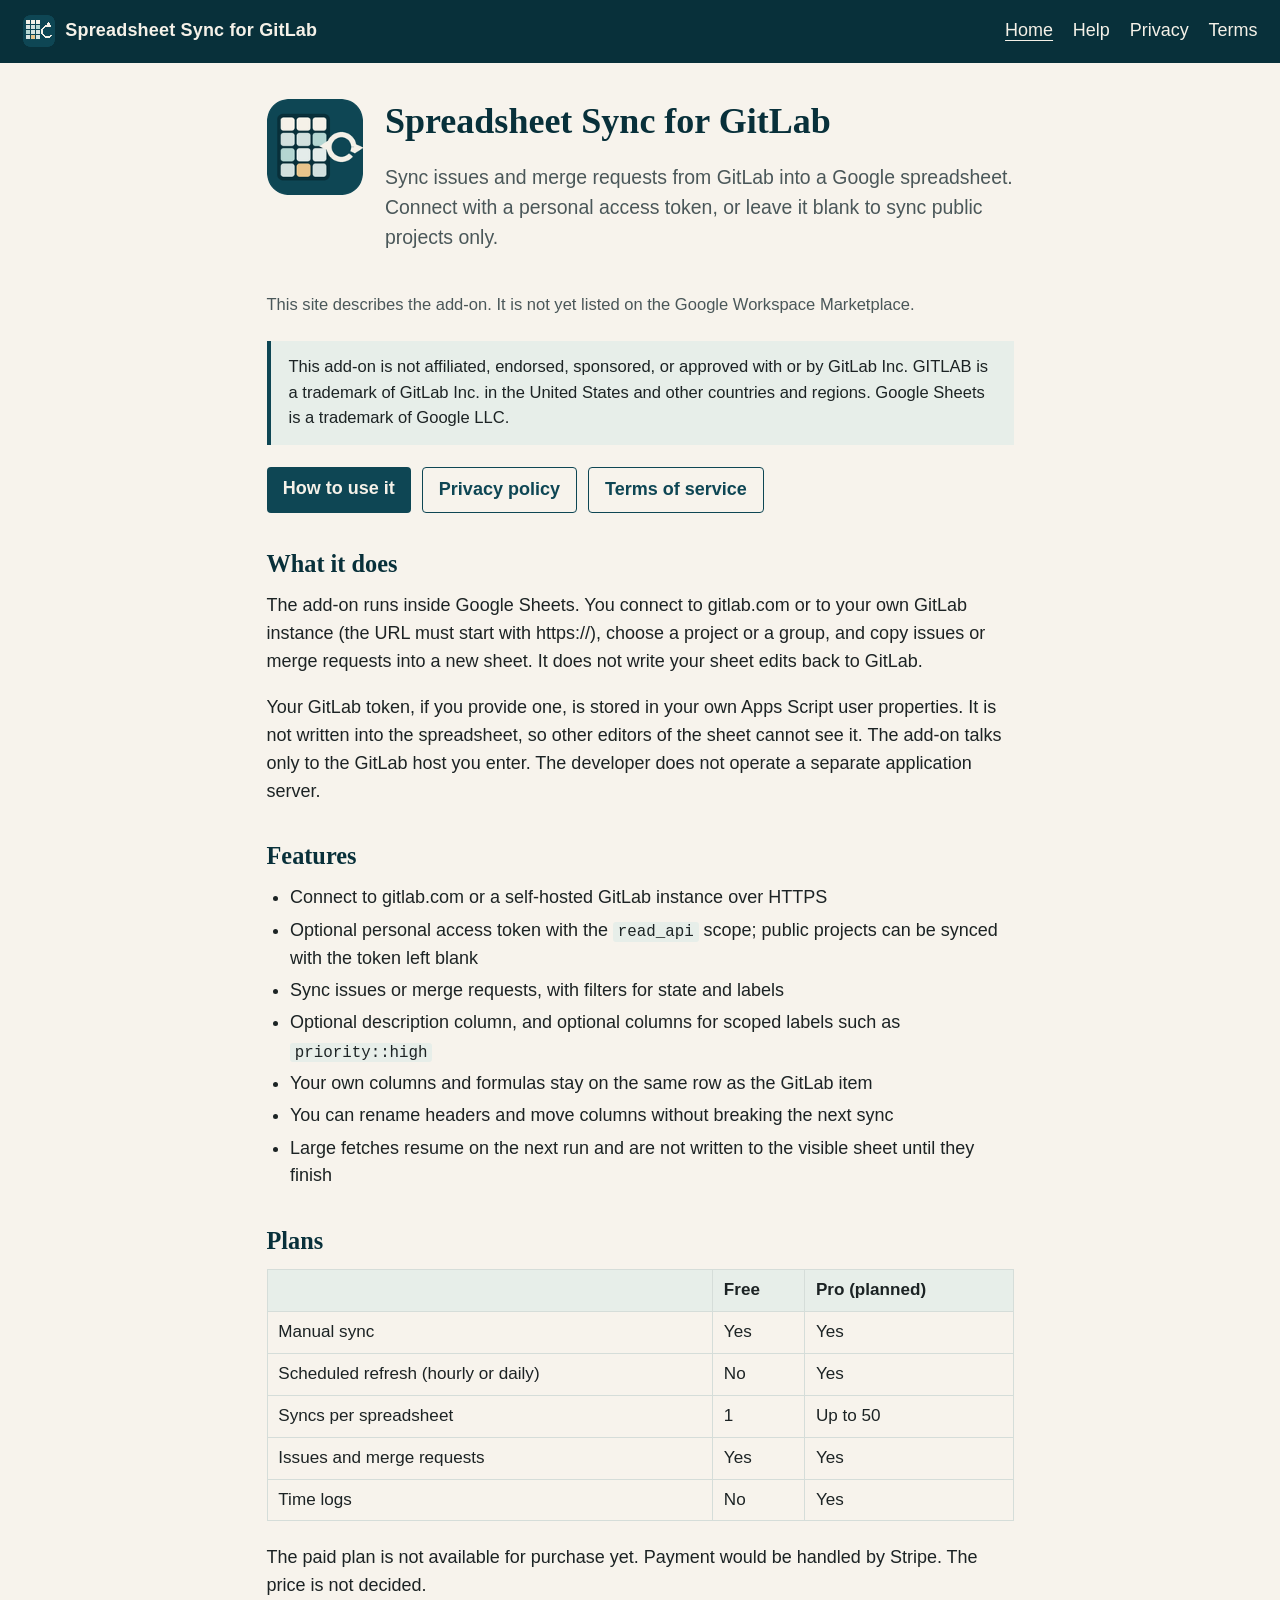
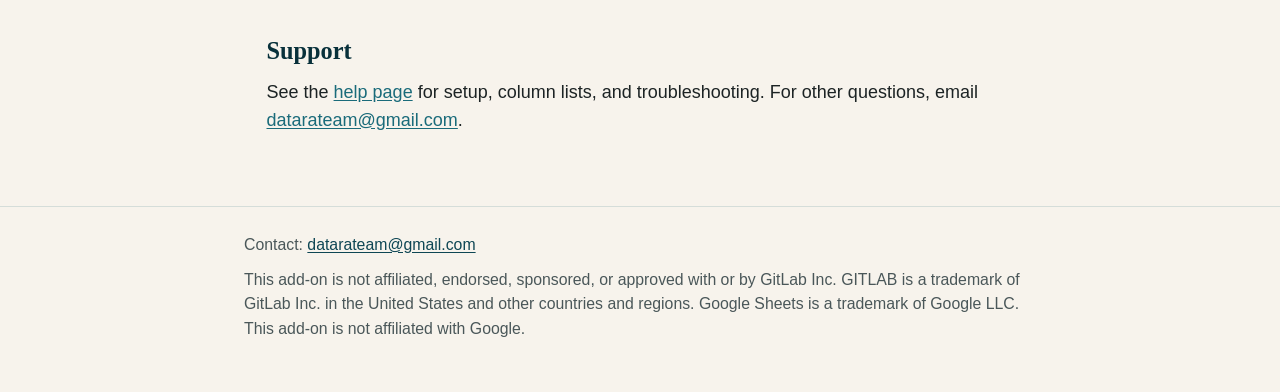
<file: index.html>
<!DOCTYPE html>
<html lang="en">
<head>
  <meta charset="utf-8">
  <meta name="viewport" content="width=device-width, initial-scale=1">
  <title>Spreadsheet Sync for GitLab</title>
  <meta name="description" content="Sync issues and merge requests from GitLab into a Google spreadsheet. Connect with a personal access token, or leave it blank to sync public projects only.">
  <link rel="icon" href="assets/icon-32.png" type="image/png" sizes="32x32">
  <link rel="icon" href="assets/icon-128.png" type="image/png" sizes="128x128">
  <link rel="stylesheet" href="styles.css">
</head>
<body>
  <header>
    <a class="brand" href="index.html">
      <img src="assets/icon-32.png" width="32" height="32" alt="">
      Spreadsheet Sync for GitLab
    </a>
    <nav>
      <a href="index.html" aria-current="page">Home</a>
      <a href="help.html">Help</a>
      <a href="privacy.html">Privacy</a>
      <a href="terms.html">Terms</a>
    </nav>
  </header>
  <main>
    <div class="hero">
      <img src="assets/icon-128.png" width="128" height="128" alt="Spreadsheet Sync for GitLab icon: a small table and sync arrows on a teal square">
      <div>
        <h1>Spreadsheet Sync for GitLab</h1>
        <p class="lede">Sync issues and merge requests from GitLab into a Google spreadsheet. Connect with a personal access token, or leave it blank to sync public projects only.</p>
      </div>
    </div>

    <p class="status">This site describes the add-on. It is not yet listed on the Google Workspace Marketplace.</p>

    <div class="disclaimer">
      This add-on is not affiliated, endorsed, sponsored, or approved with or by GitLab Inc. GITLAB is a trademark of GitLab Inc. in the United States and other countries and regions. Google Sheets is a trademark of Google LLC.
    </div>

    <div class="actions">
      <a class="button" href="help.html">How to use it</a>
      <a class="button secondary" href="privacy.html">Privacy policy</a>
      <a class="button secondary" href="terms.html">Terms of service</a>
    </div>

    <h2>What it does</h2>
    <p>The add-on runs inside Google Sheets. You connect to gitlab.com or to your own GitLab instance (the URL must start with https://), choose a project or a group, and copy issues or merge requests into a new sheet. It does not write your sheet edits back to GitLab.</p>
    <p>Your GitLab token, if you provide one, is stored in your own Apps Script user properties. It is not written into the spreadsheet, so other editors of the sheet cannot see it. The add-on talks only to the GitLab host you enter. The developer does not operate a separate application server.</p>

    <h2>Features</h2>
    <ul>
      <li>Connect to gitlab.com or a self-hosted GitLab instance over HTTPS</li>
      <li>Optional personal access token with the <code>read_api</code> scope; public projects can be synced with the token left blank</li>
      <li>Sync issues or merge requests, with filters for state and labels</li>
      <li>Optional description column, and optional columns for scoped labels such as <code>priority::high</code></li>
      <li>Your own columns and formulas stay on the same row as the GitLab item</li>
      <li>You can rename headers and move columns without breaking the next sync</li>
      <li>Large fetches resume on the next run and are not written to the visible sheet until they finish</li>
    </ul>

    <h2>Plans</h2>
    <table>
      <thead>
        <tr>
          <th></th>
          <th>Free</th>
          <th>Pro (planned)</th>
        </tr>
      </thead>
      <tbody>
        <tr>
          <td>Manual sync</td>
          <td>Yes</td>
          <td>Yes</td>
        </tr>
        <tr>
          <td>Scheduled refresh (hourly or daily)</td>
          <td>No</td>
          <td>Yes</td>
        </tr>
        <tr>
          <td>Syncs per spreadsheet</td>
          <td>1</td>
          <td>Up to 50</td>
        </tr>
        <tr>
          <td>Issues and merge requests</td>
          <td>Yes</td>
          <td>Yes</td>
        </tr>
        <tr>
          <td>Time logs</td>
          <td>No</td>
          <td>Yes</td>
        </tr>
      </tbody>
    </table>
    <p>The paid plan is not available for purchase yet. Payment would be handled by Stripe. The price is not decided.</p>

    <h2>Support</h2>
    <p>See the <a href="help.html">help page</a> for setup, column lists, and troubleshooting. For other questions, email <a href="mailto:datarateam@gmail.com">datarateam@gmail.com</a>.</p>
  </main>
  <footer>
    <div class="inner">
      <p>Contact: <a href="mailto:datarateam@gmail.com">datarateam@gmail.com</a></p>
      <p>This add-on is not affiliated, endorsed, sponsored, or approved with or by GitLab Inc. GITLAB is a trademark of GitLab Inc. in the United States and other countries and regions. Google Sheets is a trademark of Google LLC. This add-on is not affiliated with Google.</p>
    </div>
  </footer>
</body>
</html>
</file>
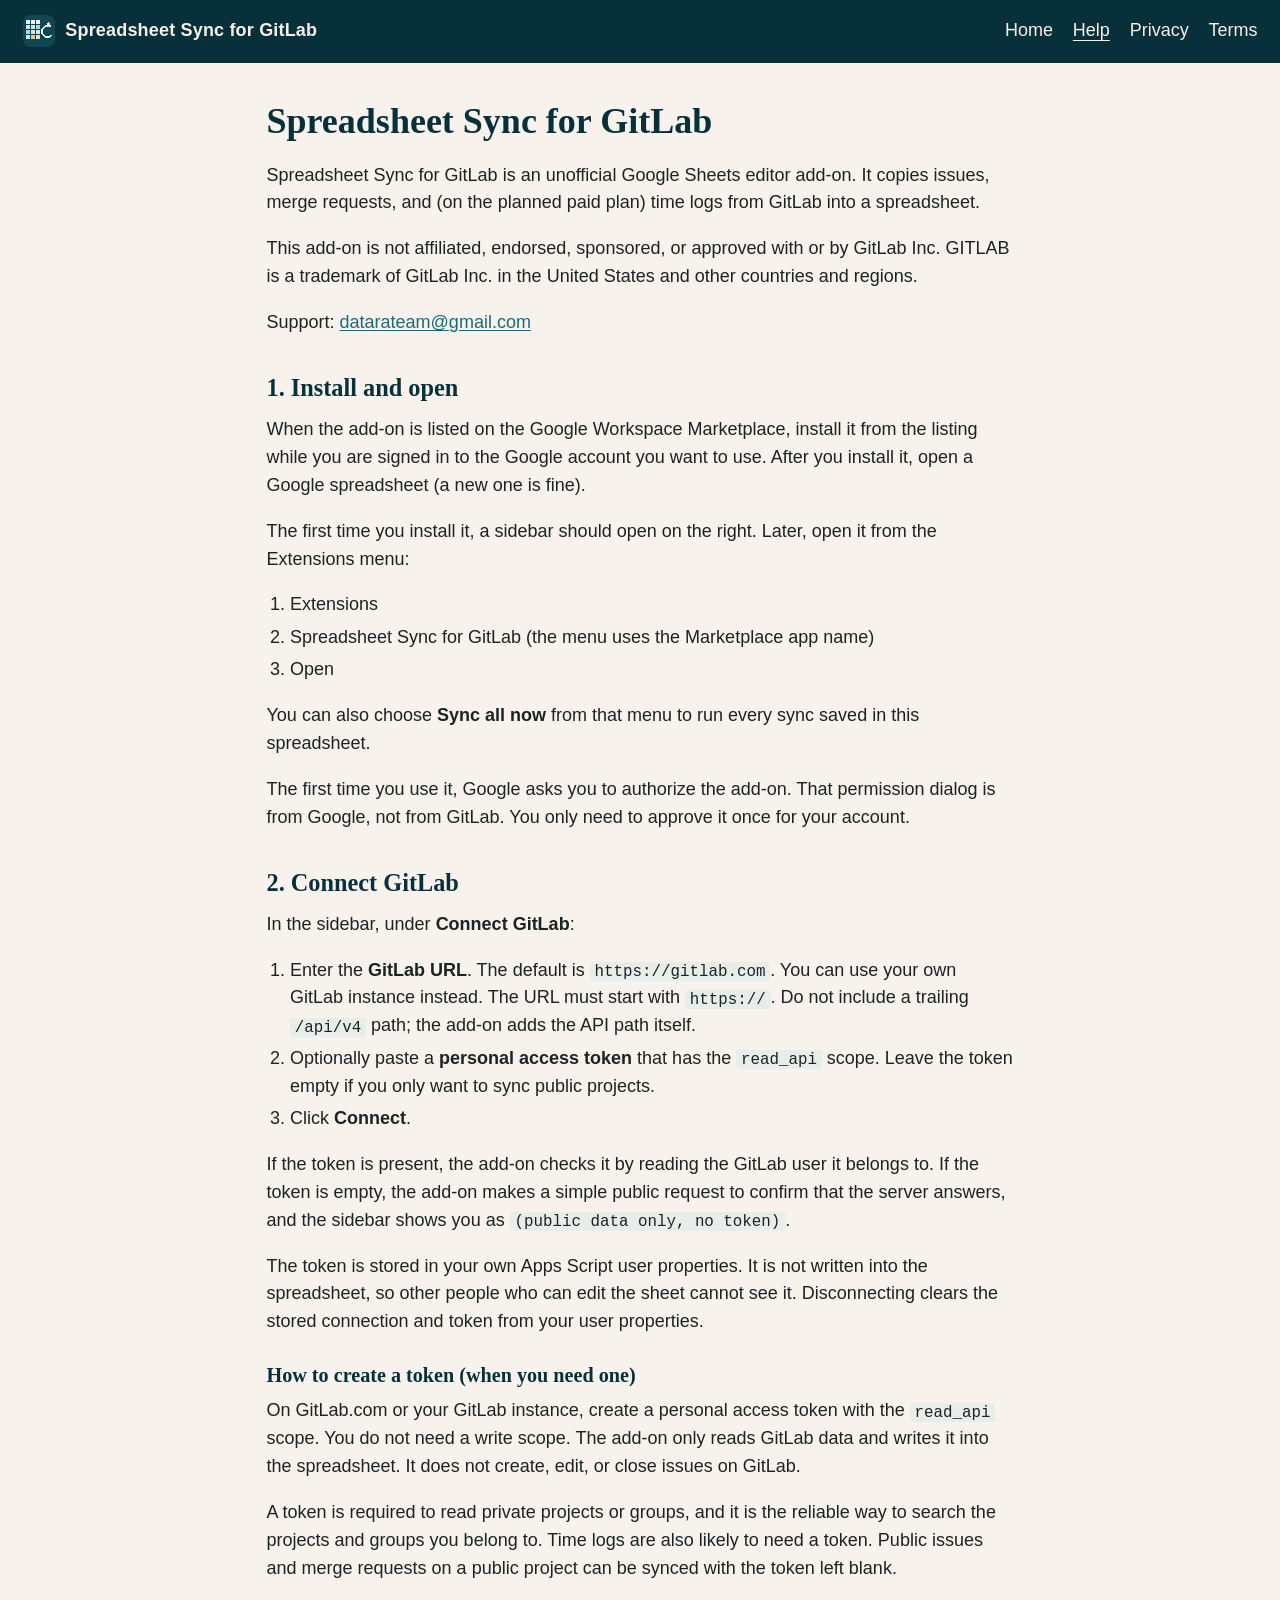
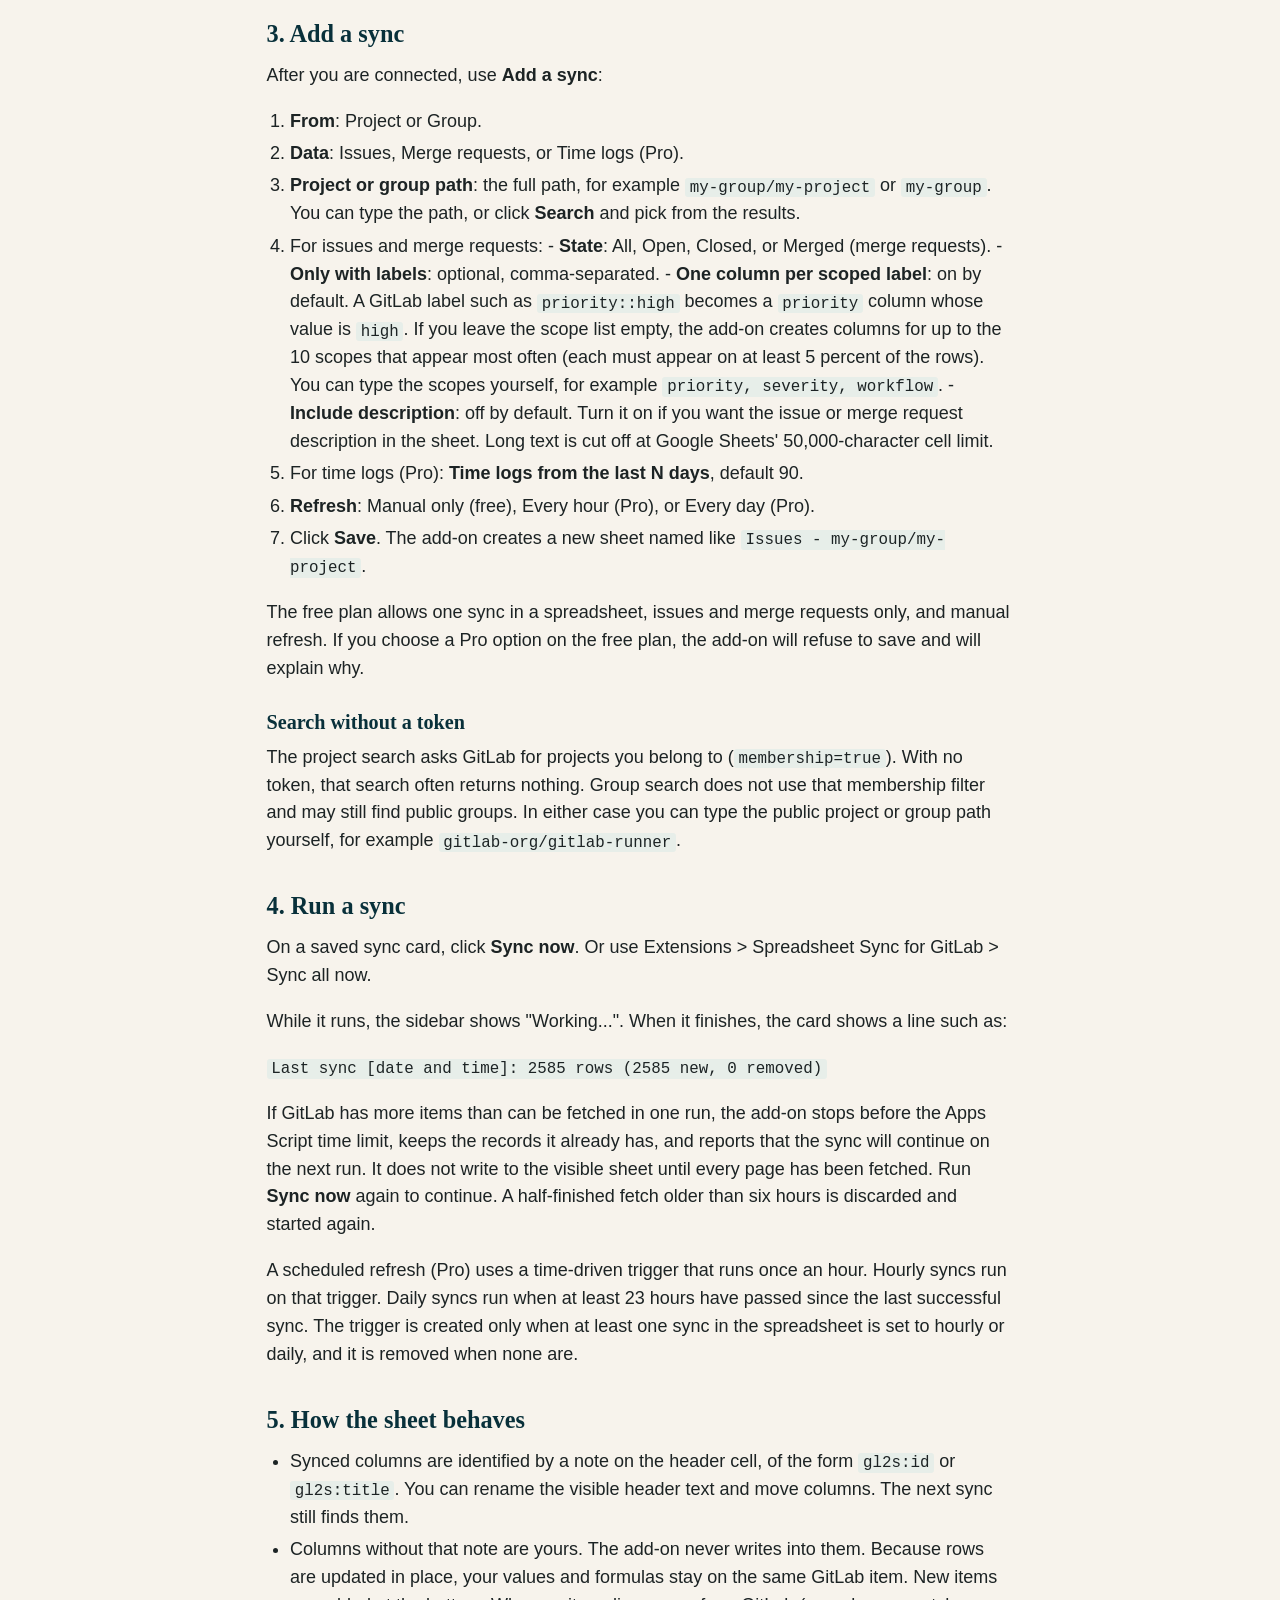
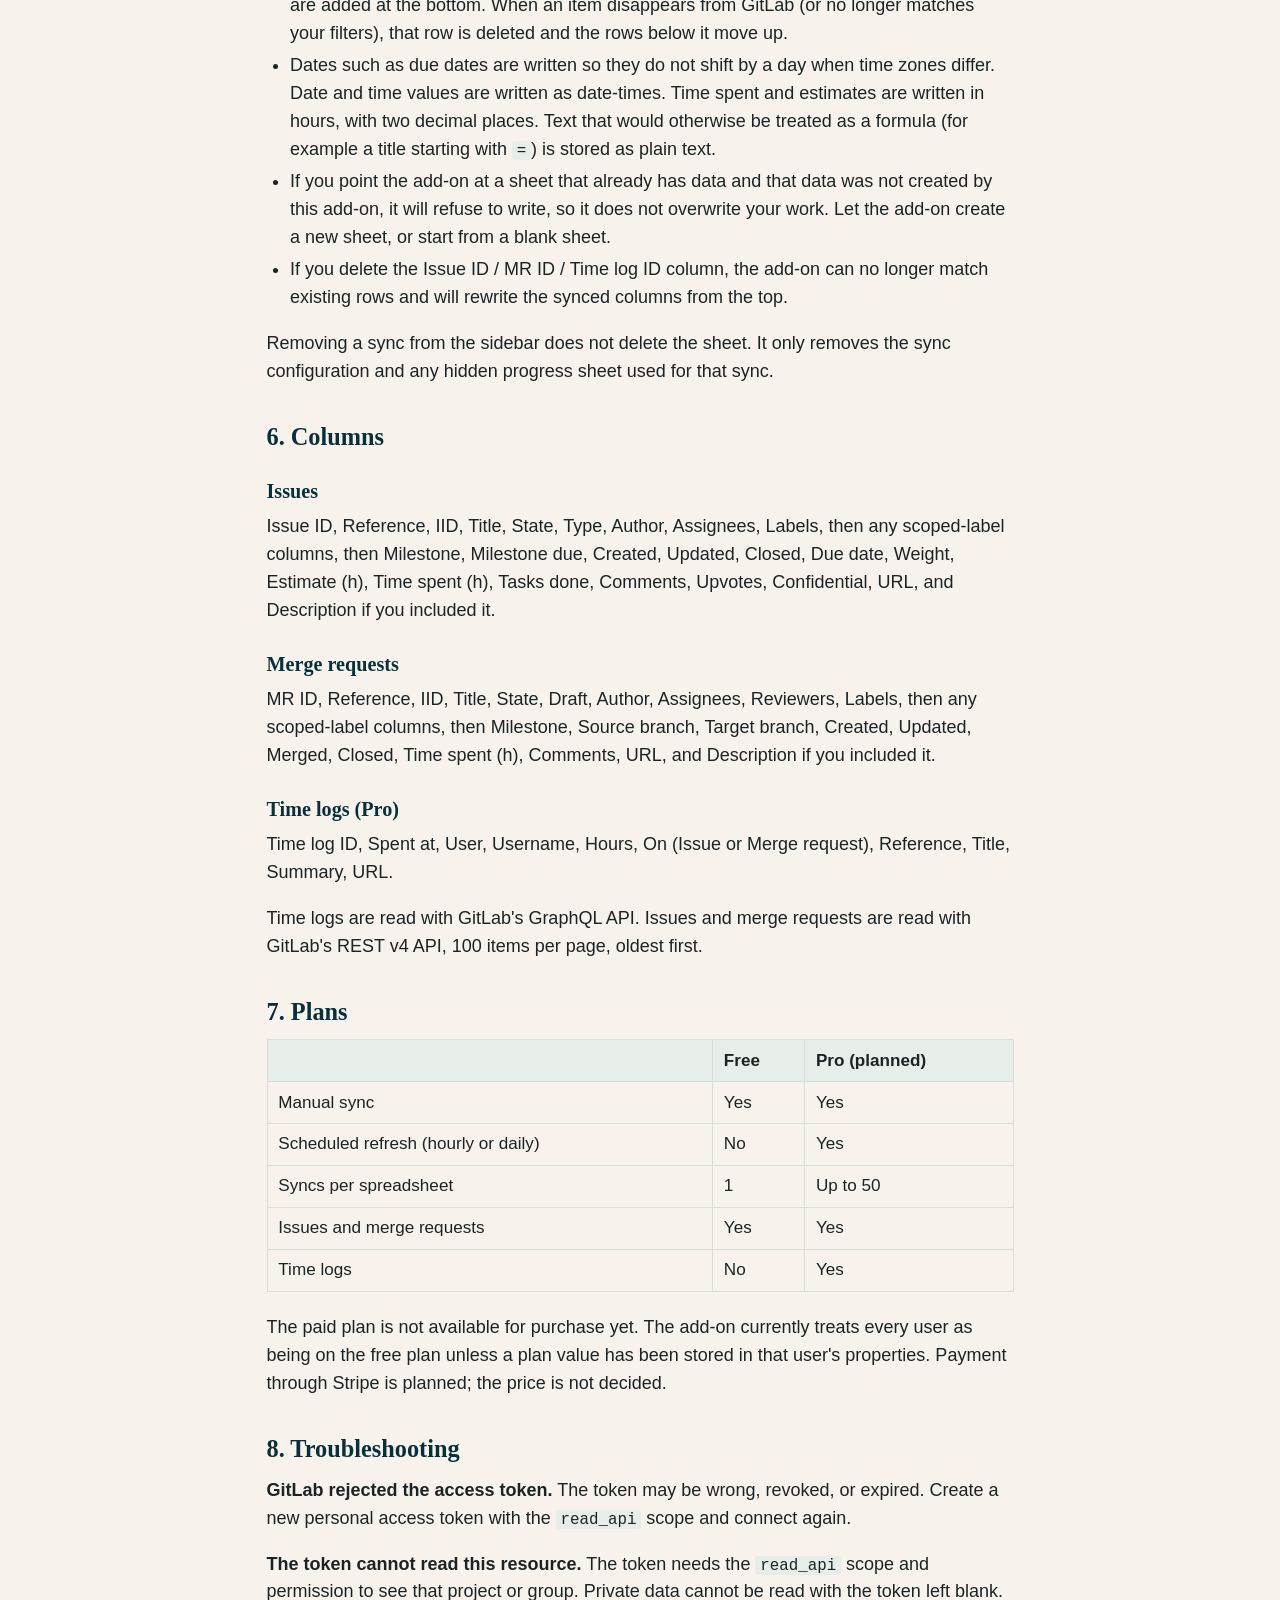
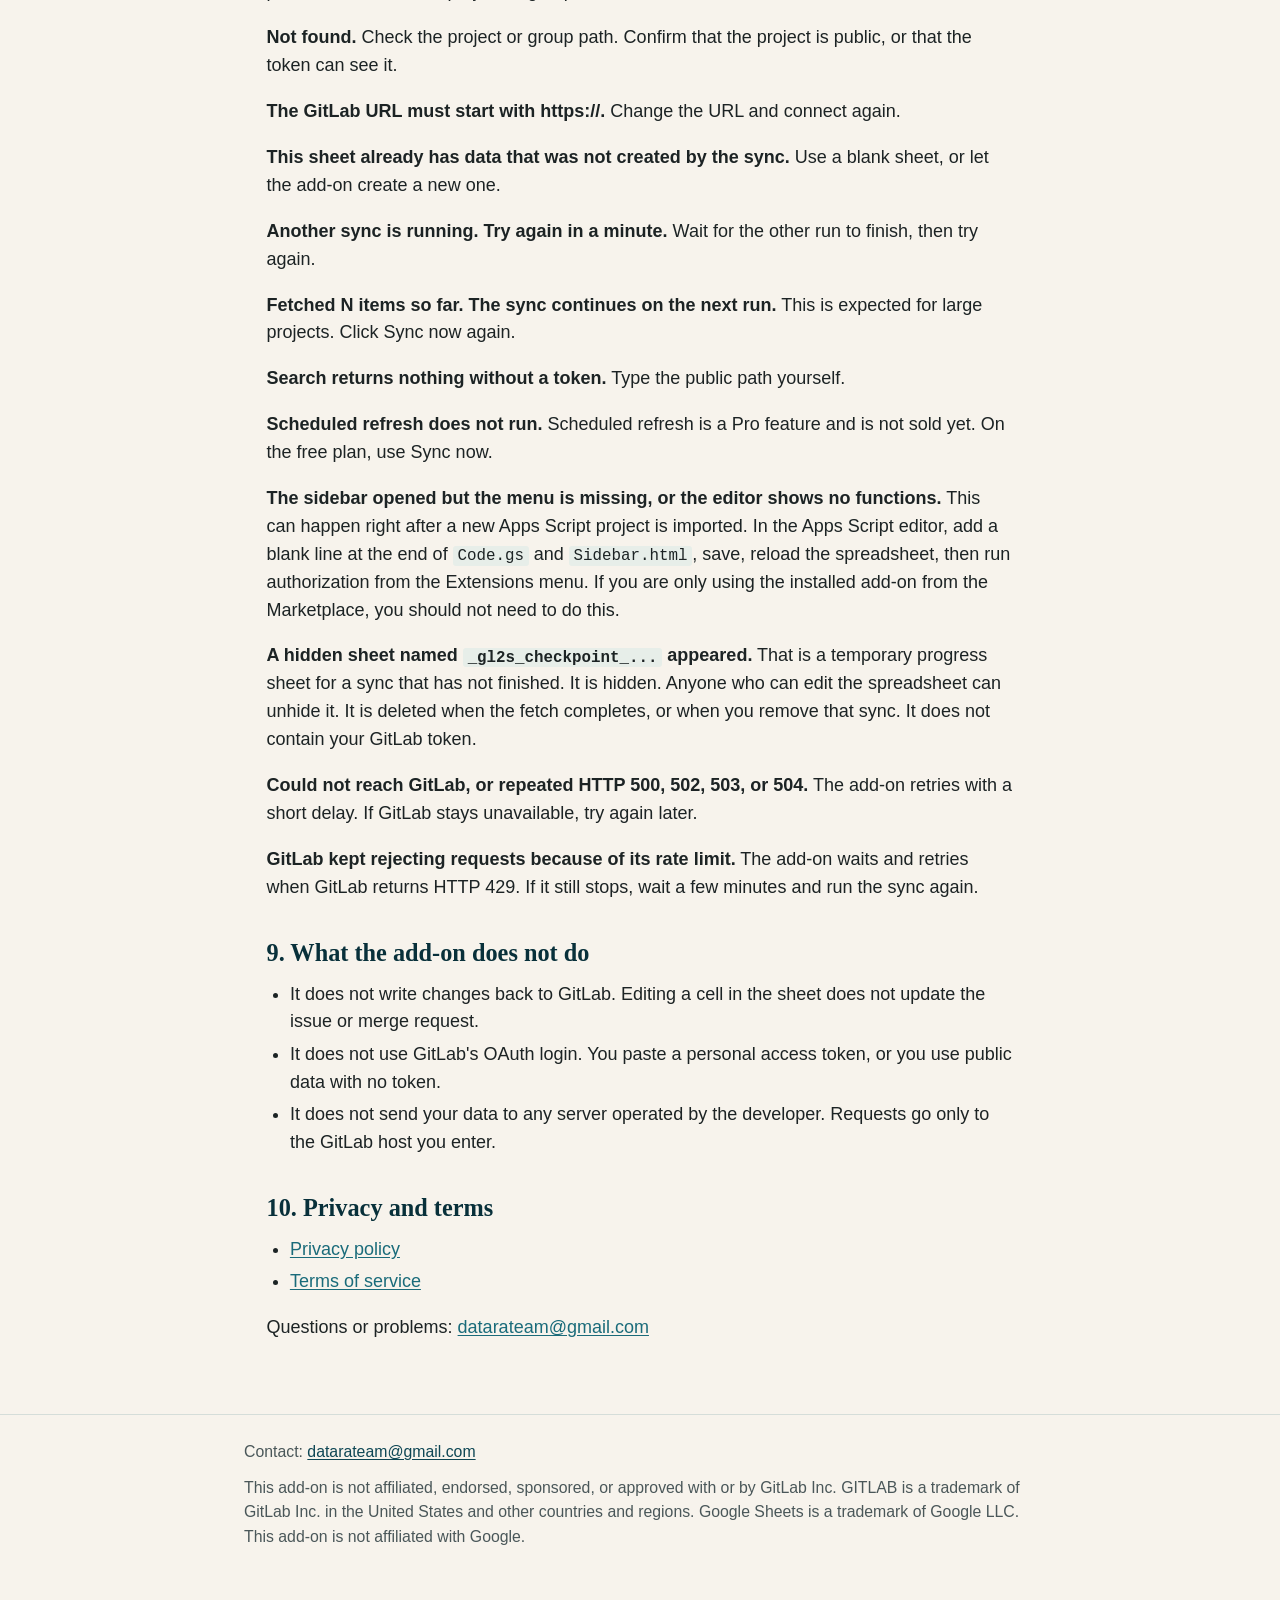
<file: help.html>
<!DOCTYPE html>
<html lang="en">
<head>
  <meta charset="utf-8">
  <meta name="viewport" content="width=device-width, initial-scale=1">
  <title>Help — Spreadsheet Sync for GitLab</title>
  <meta name="description" content="Setup and usage guide for Spreadsheet Sync for GitLab: connect, optional token, datasets, sync, and troubleshooting.">
  <link rel="icon" href="assets/icon-32.png" type="image/png" sizes="32x32">
  <link rel="icon" href="assets/icon-128.png" type="image/png" sizes="128x128">
  <link rel="stylesheet" href="styles.css">
</head>
<body>
  <header>
    <a class="brand" href="index.html">
      <img src="assets/icon-32.png" width="32" height="32" alt="">
      Spreadsheet Sync for GitLab
    </a>
    <nav>
      <a href="index.html">Home</a>
      <a href="help.html" aria-current="page">Help</a>
      <a href="privacy.html">Privacy</a>
      <a href="terms.html">Terms</a>
    </nav>
  </header>
  <main>
<h1>Spreadsheet Sync for GitLab</h1>
<p>Spreadsheet Sync for GitLab is an unofficial Google Sheets editor add-on. It copies issues, merge requests, and (on the planned paid plan) time logs from GitLab into a spreadsheet.</p>
<p>This add-on is not affiliated, endorsed, sponsored, or approved with or by GitLab Inc. GITLAB is a trademark of GitLab Inc. in the United States and other countries and regions.</p>
<p>Support: <a href="mailto:datarateam@gmail.com">datarateam@gmail.com</a></p>
<h2>1. Install and open</h2>
<p>When the add-on is listed on the Google Workspace Marketplace, install it from the listing while you are signed in to the Google account you want to use. After you install it, open a Google spreadsheet (a new one is fine).</p>
<p>The first time you install it, a sidebar should open on the right. Later, open it from the Extensions menu:</p>
<ol>
<li>Extensions</li>
<li>Spreadsheet Sync for GitLab (the menu uses the Marketplace app name)</li>
<li>Open</li>
</ol>
<p>You can also choose <strong>Sync all now</strong> from that menu to run every sync saved in this spreadsheet.</p>
<p>The first time you use it, Google asks you to authorize the add-on. That permission dialog is from Google, not from GitLab. You only need to approve it once for your account.</p>
<h2>2. Connect GitLab</h2>
<p>In the sidebar, under <strong>Connect GitLab</strong>:</p>
<ol>
<li>Enter the <strong>GitLab URL</strong>. The default is <code>https://gitlab.com</code>. You can use your own GitLab instance instead. The URL must start with <code>https://</code>. Do not include a trailing <code>/api/v4</code> path; the add-on adds the API path itself.</li>
<li>Optionally paste a <strong>personal access token</strong> that has the <code>read_api</code> scope. Leave the token empty if you only want to sync public projects.</li>
<li>Click <strong>Connect</strong>.</li>
</ol>
<p>If the token is present, the add-on checks it by reading the GitLab user it belongs to. If the token is empty, the add-on makes a simple public request to confirm that the server answers, and the sidebar shows you as <code>(public data only, no token)</code>.</p>
<p>The token is stored in your own Apps Script user properties. It is not written into the spreadsheet, so other people who can edit the sheet cannot see it. Disconnecting clears the stored connection and token from your user properties.</p>
<h3>How to create a token (when you need one)</h3>
<p>On GitLab.com or your GitLab instance, create a personal access token with the <code>read_api</code> scope. You do not need a write scope. The add-on only reads GitLab data and writes it into the spreadsheet. It does not create, edit, or close issues on GitLab.</p>
<p>A token is required to read private projects or groups, and it is the reliable way to search the projects and groups you belong to. Time logs are also likely to need a token. Public issues and merge requests on a public project can be synced with the token left blank.</p>
<h2>3. Add a sync</h2>
<p>After you are connected, use <strong>Add a sync</strong>:</p>
<ol>
<li><strong>From</strong>: Project or Group.</li>
<li><strong>Data</strong>: Issues, Merge requests, or Time logs (Pro).</li>
<li><strong>Project or group path</strong>: the full path, for example <code>my-group/my-project</code> or <code>my-group</code>. You can type the path, or click <strong>Search</strong> and pick from the results.</li>
<li>For issues and merge requests:
   - <strong>State</strong>: All, Open, Closed, or Merged (merge requests).
   - <strong>Only with labels</strong>: optional, comma-separated.
   - <strong>One column per scoped label</strong>: on by default. A GitLab label such as <code>priority::high</code> becomes a <code>priority</code> column whose value is <code>high</code>. If you leave the scope list empty, the add-on creates columns for up to the 10 scopes that appear most often (each must appear on at least 5 percent of the rows). You can type the scopes yourself, for example <code>priority, severity, workflow</code>.
   - <strong>Include description</strong>: off by default. Turn it on if you want the issue or merge request description in the sheet. Long text is cut off at Google Sheets' 50,000-character cell limit.</li>
<li>For time logs (Pro): <strong>Time logs from the last N days</strong>, default 90.</li>
<li><strong>Refresh</strong>: Manual only (free), Every hour (Pro), or Every day (Pro).</li>
<li>Click <strong>Save</strong>. The add-on creates a new sheet named like <code>Issues - my-group/my-project</code>.</li>
</ol>
<p>The free plan allows one sync in a spreadsheet, issues and merge requests only, and manual refresh. If you choose a Pro option on the free plan, the add-on will refuse to save and will explain why.</p>
<h3>Search without a token</h3>
<p>The project search asks GitLab for projects you belong to (<code>membership=true</code>). With no token, that search often returns nothing. Group search does not use that membership filter and may still find public groups. In either case you can type the public project or group path yourself, for example <code>gitlab-org/gitlab-runner</code>.</p>
<h2>4. Run a sync</h2>
<p>On a saved sync card, click <strong>Sync now</strong>. Or use Extensions &gt; Spreadsheet Sync for GitLab &gt; Sync all now.</p>
<p>While it runs, the sidebar shows "Working...". When it finishes, the card shows a line such as:</p>
<p><code>Last sync [date and time]: 2585 rows (2585 new, 0 removed)</code></p>
<p>If GitLab has more items than can be fetched in one run, the add-on stops before the Apps Script time limit, keeps the records it already has, and reports that the sync will continue on the next run. It does not write to the visible sheet until every page has been fetched. Run <strong>Sync now</strong> again to continue. A half-finished fetch older than six hours is discarded and started again.</p>
<p>A scheduled refresh (Pro) uses a time-driven trigger that runs once an hour. Hourly syncs run on that trigger. Daily syncs run when at least 23 hours have passed since the last successful sync. The trigger is created only when at least one sync in the spreadsheet is set to hourly or daily, and it is removed when none are.</p>
<h2>5. How the sheet behaves</h2>
<ul>
<li>Synced columns are identified by a note on the header cell, of the form <code>gl2s:id</code> or <code>gl2s:title</code>. You can rename the visible header text and move columns. The next sync still finds them.</li>
<li>Columns without that note are yours. The add-on never writes into them. Because rows are updated in place, your values and formulas stay on the same GitLab item. New items are added at the bottom. When an item disappears from GitLab (or no longer matches your filters), that row is deleted and the rows below it move up.</li>
<li>Dates such as due dates are written so they do not shift by a day when time zones differ. Date and time values are written as date-times. Time spent and estimates are written in hours, with two decimal places. Text that would otherwise be treated as a formula (for example a title starting with <code>=</code>) is stored as plain text.</li>
<li>If you point the add-on at a sheet that already has data and that data was not created by this add-on, it will refuse to write, so it does not overwrite your work. Let the add-on create a new sheet, or start from a blank sheet.</li>
<li>If you delete the Issue ID / MR ID / Time log ID column, the add-on can no longer match existing rows and will rewrite the synced columns from the top.</li>
</ul>
<p>Removing a sync from the sidebar does not delete the sheet. It only removes the sync configuration and any hidden progress sheet used for that sync.</p>
<h2>6. Columns</h2>
<h3>Issues</h3>
<p>Issue ID, Reference, IID, Title, State, Type, Author, Assignees, Labels, then any scoped-label columns, then Milestone, Milestone due, Created, Updated, Closed, Due date, Weight, Estimate (h), Time spent (h), Tasks done, Comments, Upvotes, Confidential, URL, and Description if you included it.</p>
<h3>Merge requests</h3>
<p>MR ID, Reference, IID, Title, State, Draft, Author, Assignees, Reviewers, Labels, then any scoped-label columns, then Milestone, Source branch, Target branch, Created, Updated, Merged, Closed, Time spent (h), Comments, URL, and Description if you included it.</p>
<h3>Time logs (Pro)</h3>
<p>Time log ID, Spent at, User, Username, Hours, On (Issue or Merge request), Reference, Title, Summary, URL.</p>
<p>Time logs are read with GitLab's GraphQL API. Issues and merge requests are read with GitLab's REST v4 API, 100 items per page, oldest first.</p>
<h2>7. Plans</h2>
<table>
<thead>
<tr>
<th></th>
<th>Free</th>
<th>Pro (planned)</th>
</tr>
</thead>
<tbody>
<tr>
<td>Manual sync</td>
<td>Yes</td>
<td>Yes</td>
</tr>
<tr>
<td>Scheduled refresh (hourly or daily)</td>
<td>No</td>
<td>Yes</td>
</tr>
<tr>
<td>Syncs per spreadsheet</td>
<td>1</td>
<td>Up to 50</td>
</tr>
<tr>
<td>Issues and merge requests</td>
<td>Yes</td>
<td>Yes</td>
</tr>
<tr>
<td>Time logs</td>
<td>No</td>
<td>Yes</td>
</tr>
</tbody>
</table>
<p>The paid plan is not available for purchase yet. The add-on currently treats every user as being on the free plan unless a plan value has been stored in that user's properties. Payment through Stripe is planned; the price is not decided.</p>
<h2>8. Troubleshooting</h2>
<p><strong>GitLab rejected the access token.</strong> The token may be wrong, revoked, or expired. Create a new personal access token with the <code>read_api</code> scope and connect again.</p>
<p><strong>The token cannot read this resource.</strong> The token needs the <code>read_api</code> scope and permission to see that project or group. Private data cannot be read with the token left blank.</p>
<p><strong>Not found.</strong> Check the project or group path. Confirm that the project is public, or that the token can see it.</p>
<p><strong>The GitLab URL must start with https://.</strong> Change the URL and connect again.</p>
<p><strong>This sheet already has data that was not created by the sync.</strong> Use a blank sheet, or let the add-on create a new one.</p>
<p><strong>Another sync is running. Try again in a minute.</strong> Wait for the other run to finish, then try again.</p>
<p><strong>Fetched N items so far. The sync continues on the next run.</strong> This is expected for large projects. Click Sync now again.</p>
<p><strong>Search returns nothing without a token.</strong> Type the public path yourself.</p>
<p><strong>Scheduled refresh does not run.</strong> Scheduled refresh is a Pro feature and is not sold yet. On the free plan, use Sync now.</p>
<p><strong>The sidebar opened but the menu is missing, or the editor shows no functions.</strong> This can happen right after a new Apps Script project is imported. In the Apps Script editor, add a blank line at the end of <code>Code.gs</code> and <code>Sidebar.html</code>, save, reload the spreadsheet, then run authorization from the Extensions menu. If you are only using the installed add-on from the Marketplace, you should not need to do this.</p>
<p><strong>A hidden sheet named <code>_gl2s_checkpoint_...</code> appeared.</strong> That is a temporary progress sheet for a sync that has not finished. It is hidden. Anyone who can edit the spreadsheet can unhide it. It is deleted when the fetch completes, or when you remove that sync. It does not contain your GitLab token.</p>
<p><strong>Could not reach GitLab, or repeated HTTP 500, 502, 503, or 504.</strong> The add-on retries with a short delay. If GitLab stays unavailable, try again later.</p>
<p><strong>GitLab kept rejecting requests because of its rate limit.</strong> The add-on waits and retries when GitLab returns HTTP 429. If it still stops, wait a few minutes and run the sync again.</p>
<h2>9. What the add-on does not do</h2>
<ul>
<li>It does not write changes back to GitLab. Editing a cell in the sheet does not update the issue or merge request.</li>
<li>It does not use GitLab's OAuth login. You paste a personal access token, or you use public data with no token.</li>
<li>It does not send your data to any server operated by the developer. Requests go only to the GitLab host you enter.</li>
</ul>
<h2>10. Privacy and terms</h2>
<ul>
<li><a href="privacy.html">Privacy policy</a></li>
<li><a href="terms.html">Terms of service</a></li>
</ul>
<p>Questions or problems: <a href="mailto:datarateam@gmail.com">datarateam@gmail.com</a></p>
  </main>
  <footer>
    <div class="inner">
      <p>Contact: <a href="mailto:datarateam@gmail.com">datarateam@gmail.com</a></p>
      <p>This add-on is not affiliated, endorsed, sponsored, or approved with or by GitLab Inc. GITLAB is a trademark of GitLab Inc. in the United States and other countries and regions. Google Sheets is a trademark of Google LLC. This add-on is not affiliated with Google.</p>
    </div>
  </footer>
</body>
</html>
</file>
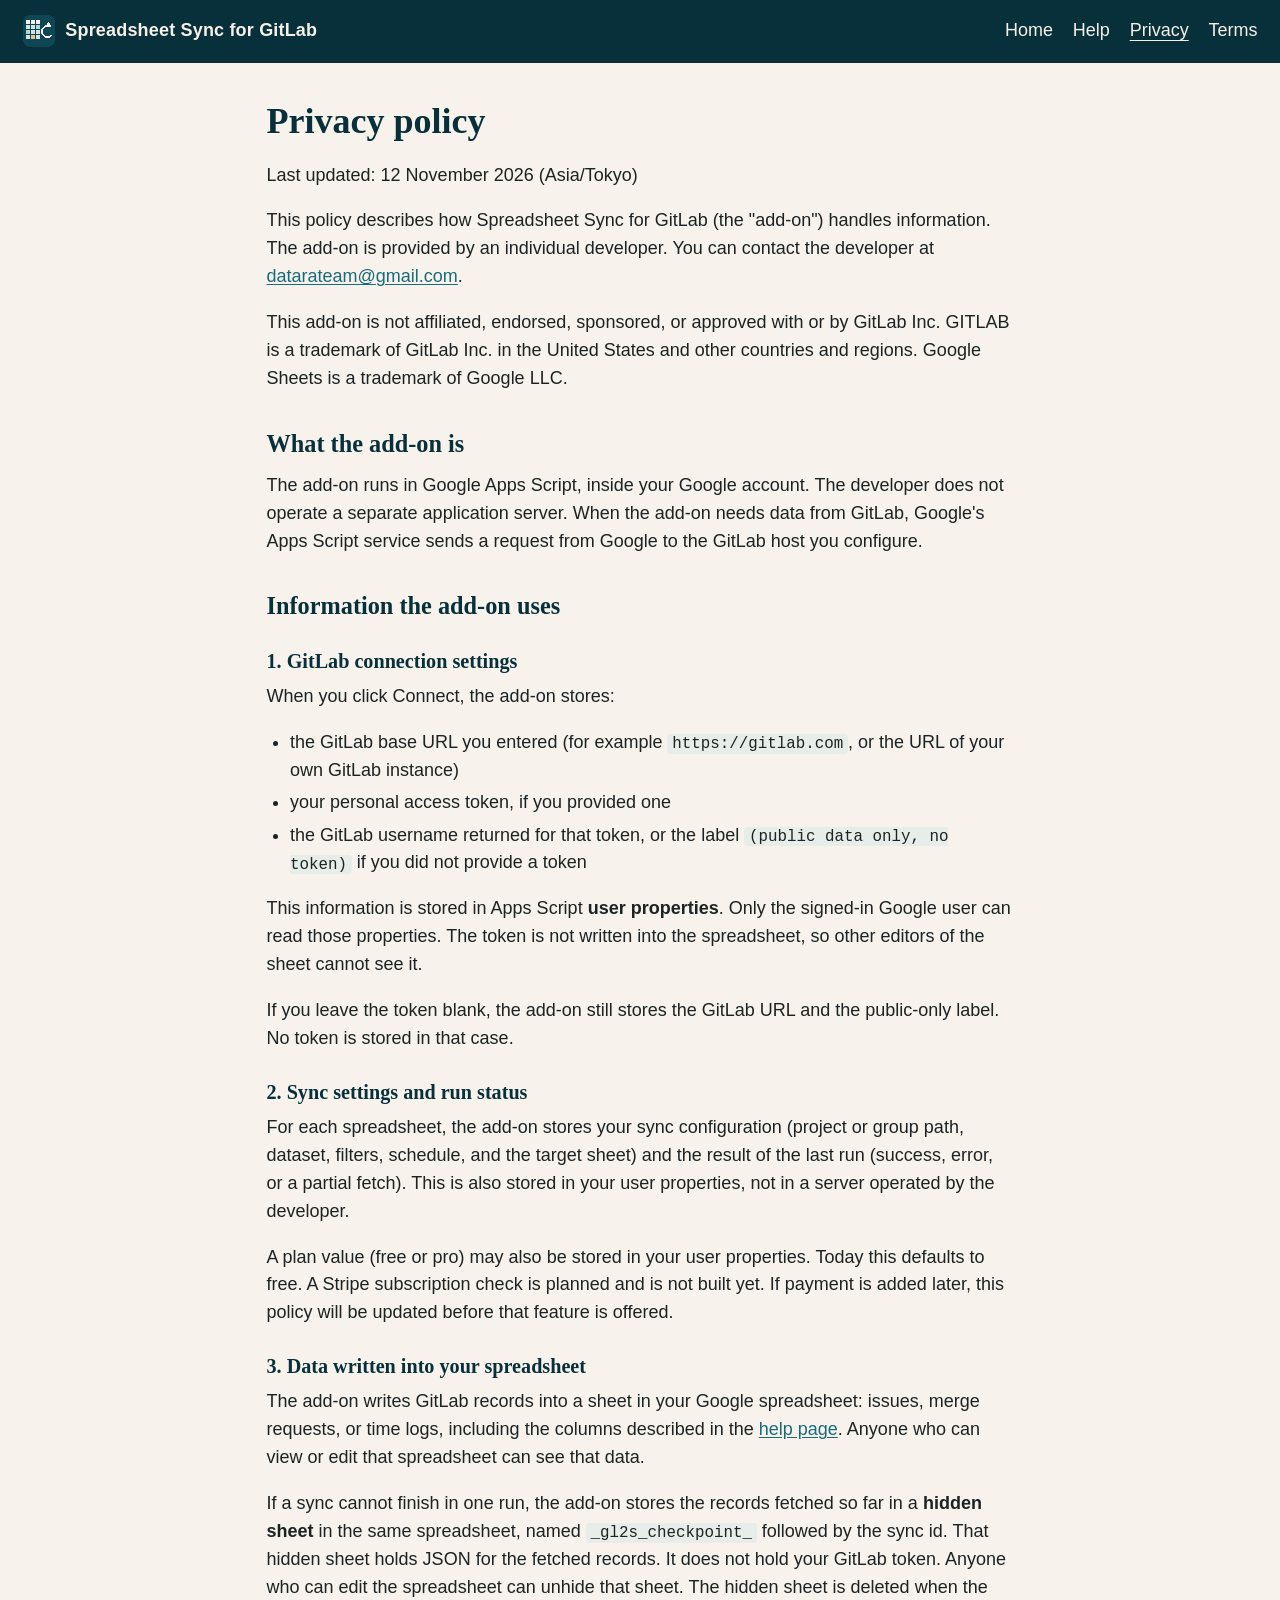
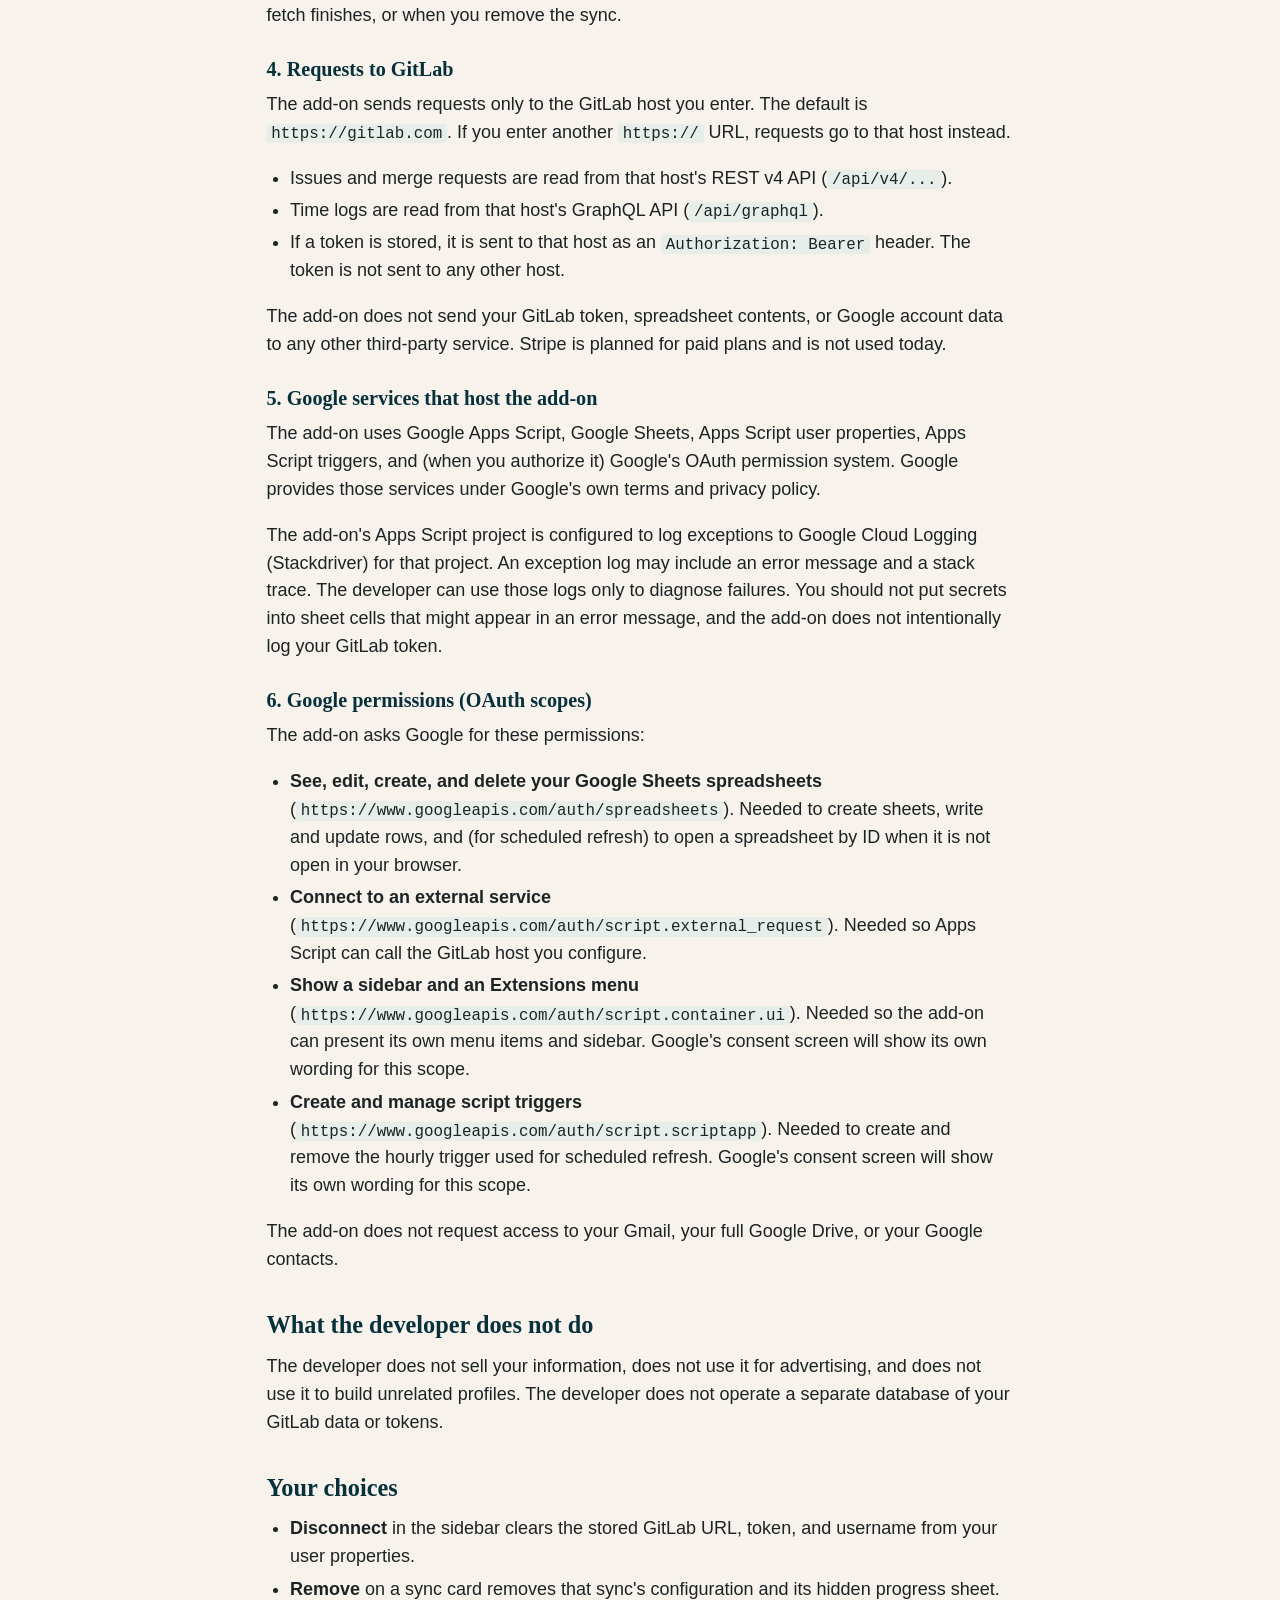
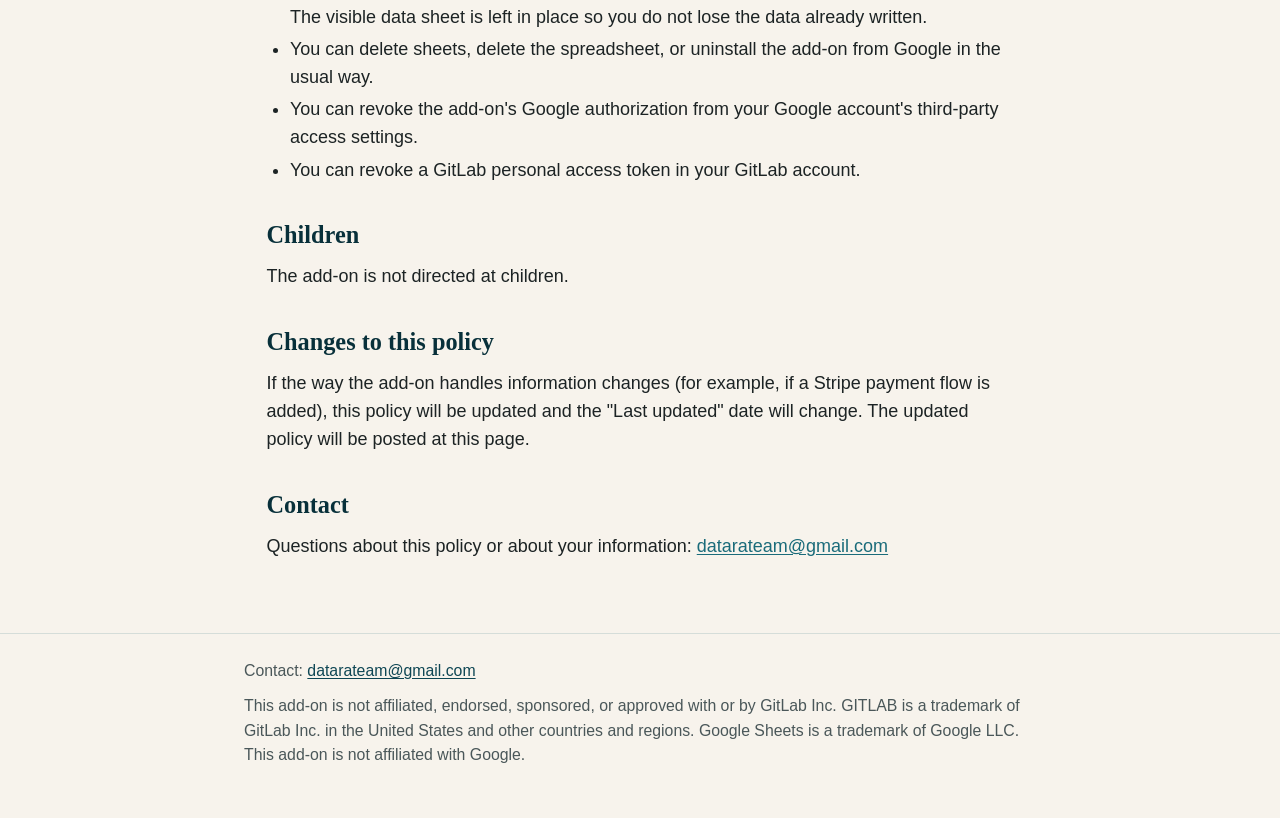
<file: privacy.html>
<!DOCTYPE html>
<html lang="en">
<head>
  <meta charset="utf-8">
  <meta name="viewport" content="width=device-width, initial-scale=1">
  <title>Privacy policy — Spreadsheet Sync for GitLab</title>
  <meta name="description" content="Privacy policy for Spreadsheet Sync for GitLab, including where tokens, settings, and spreadsheet data are stored.">
  <link rel="icon" href="assets/icon-32.png" type="image/png" sizes="32x32">
  <link rel="icon" href="assets/icon-128.png" type="image/png" sizes="128x128">
  <link rel="stylesheet" href="styles.css">
</head>
<body>
  <header>
    <a class="brand" href="index.html">
      <img src="assets/icon-32.png" width="32" height="32" alt="">
      Spreadsheet Sync for GitLab
    </a>
    <nav>
      <a href="index.html">Home</a>
      <a href="help.html">Help</a>
      <a href="privacy.html" aria-current="page">Privacy</a>
      <a href="terms.html">Terms</a>
    </nav>
  </header>
  <main>
<h1>Privacy policy</h1>
<p>Last updated: 12 November 2026 (Asia/Tokyo)</p>
<p>This policy describes how Spreadsheet Sync for GitLab (the "add-on") handles information. The add-on is provided by an individual developer. You can contact the developer at <a href="mailto:datarateam@gmail.com">datarateam@gmail.com</a>.</p>
<p>This add-on is not affiliated, endorsed, sponsored, or approved with or by GitLab Inc. GITLAB is a trademark of GitLab Inc. in the United States and other countries and regions. Google Sheets is a trademark of Google LLC.</p>
<h2>What the add-on is</h2>
<p>The add-on runs in Google Apps Script, inside your Google account. The developer does not operate a separate application server. When the add-on needs data from GitLab, Google's Apps Script service sends a request from Google to the GitLab host you configure.</p>
<h2>Information the add-on uses</h2>
<h3>1. GitLab connection settings</h3>
<p>When you click Connect, the add-on stores:</p>
<ul>
<li>the GitLab base URL you entered (for example <code>https://gitlab.com</code>, or the URL of your own GitLab instance)</li>
<li>your personal access token, if you provided one</li>
<li>the GitLab username returned for that token, or the label <code>(public data only, no token)</code> if you did not provide a token</li>
</ul>
<p>This information is stored in Apps Script <strong>user properties</strong>. Only the signed-in Google user can read those properties. The token is not written into the spreadsheet, so other editors of the sheet cannot see it.</p>
<p>If you leave the token blank, the add-on still stores the GitLab URL and the public-only label. No token is stored in that case.</p>
<h3>2. Sync settings and run status</h3>
<p>For each spreadsheet, the add-on stores your sync configuration (project or group path, dataset, filters, schedule, and the target sheet) and the result of the last run (success, error, or a partial fetch). This is also stored in your user properties, not in a server operated by the developer.</p>
<p>A plan value (free or pro) may also be stored in your user properties. Today this defaults to free. A Stripe subscription check is planned and is not built yet. If payment is added later, this policy will be updated before that feature is offered.</p>
<h3>3. Data written into your spreadsheet</h3>
<p>The add-on writes GitLab records into a sheet in your Google spreadsheet: issues, merge requests, or time logs, including the columns described in the <a href="help.html">help page</a>. Anyone who can view or edit that spreadsheet can see that data.</p>
<p>If a sync cannot finish in one run, the add-on stores the records fetched so far in a <strong>hidden sheet</strong> in the same spreadsheet, named <code>_gl2s_checkpoint_</code> followed by the sync id. That hidden sheet holds JSON for the fetched records. It does not hold your GitLab token. Anyone who can edit the spreadsheet can unhide that sheet. The hidden sheet is deleted when the fetch finishes, or when you remove the sync.</p>
<h3>4. Requests to GitLab</h3>
<p>The add-on sends requests only to the GitLab host you enter. The default is <code>https://gitlab.com</code>. If you enter another <code>https://</code> URL, requests go to that host instead.</p>
<ul>
<li>Issues and merge requests are read from that host's REST v4 API (<code>/api/v4/...</code>).</li>
<li>Time logs are read from that host's GraphQL API (<code>/api/graphql</code>).</li>
<li>If a token is stored, it is sent to that host as an <code>Authorization: Bearer</code> header. The token is not sent to any other host.</li>
</ul>
<p>The add-on does not send your GitLab token, spreadsheet contents, or Google account data to any other third-party service. Stripe is planned for paid plans and is not used today.</p>
<h3>5. Google services that host the add-on</h3>
<p>The add-on uses Google Apps Script, Google Sheets, Apps Script user properties, Apps Script triggers, and (when you authorize it) Google's OAuth permission system. Google provides those services under Google's own terms and privacy policy.</p>
<p>The add-on's Apps Script project is configured to log exceptions to Google Cloud Logging (Stackdriver) for that project. An exception log may include an error message and a stack trace. The developer can use those logs only to diagnose failures. You should not put secrets into sheet cells that might appear in an error message, and the add-on does not intentionally log your GitLab token.</p>
<h3>6. Google permissions (OAuth scopes)</h3>
<p>The add-on asks Google for these permissions:</p>
<ul>
<li><strong>See, edit, create, and delete your Google Sheets spreadsheets</strong> (<code>https://www.googleapis.com/auth/spreadsheets</code>). Needed to create sheets, write and update rows, and (for scheduled refresh) to open a spreadsheet by ID when it is not open in your browser.</li>
<li><strong>Connect to an external service</strong> (<code>https://www.googleapis.com/auth/script.external_request</code>). Needed so Apps Script can call the GitLab host you configure.</li>
<li><strong>Show a sidebar and an Extensions menu</strong> (<code>https://www.googleapis.com/auth/script.container.ui</code>). Needed so the add-on can present its own menu items and sidebar. Google's consent screen will show its own wording for this scope.</li>
<li><strong>Create and manage script triggers</strong> (<code>https://www.googleapis.com/auth/script.scriptapp</code>). Needed to create and remove the hourly trigger used for scheduled refresh. Google's consent screen will show its own wording for this scope.</li>
</ul>
<p>The add-on does not request access to your Gmail, your full Google Drive, or your Google contacts.</p>
<h2>What the developer does not do</h2>
<p>The developer does not sell your information, does not use it for advertising, and does not use it to build unrelated profiles. The developer does not operate a separate database of your GitLab data or tokens.</p>
<h2>Your choices</h2>
<ul>
<li><strong>Disconnect</strong> in the sidebar clears the stored GitLab URL, token, and username from your user properties.</li>
<li><strong>Remove</strong> on a sync card removes that sync's configuration and its hidden progress sheet. The visible data sheet is left in place so you do not lose the data already written.</li>
<li>You can delete sheets, delete the spreadsheet, or uninstall the add-on from Google in the usual way.</li>
<li>You can revoke the add-on's Google authorization from your Google account's third-party access settings.</li>
<li>You can revoke a GitLab personal access token in your GitLab account.</li>
</ul>
<h2>Children</h2>
<p>The add-on is not directed at children.</p>
<h2>Changes to this policy</h2>
<p>If the way the add-on handles information changes (for example, if a Stripe payment flow is added), this policy will be updated and the "Last updated" date will change. The updated policy will be posted at this page.</p>
<h2>Contact</h2>
<p>Questions about this policy or about your information: <a href="mailto:datarateam@gmail.com">datarateam@gmail.com</a></p>
  </main>
  <footer>
    <div class="inner">
      <p>Contact: <a href="mailto:datarateam@gmail.com">datarateam@gmail.com</a></p>
      <p>This add-on is not affiliated, endorsed, sponsored, or approved with or by GitLab Inc. GITLAB is a trademark of GitLab Inc. in the United States and other countries and regions. Google Sheets is a trademark of Google LLC. This add-on is not affiliated with Google.</p>
    </div>
  </footer>
</body>
</html>
</file>
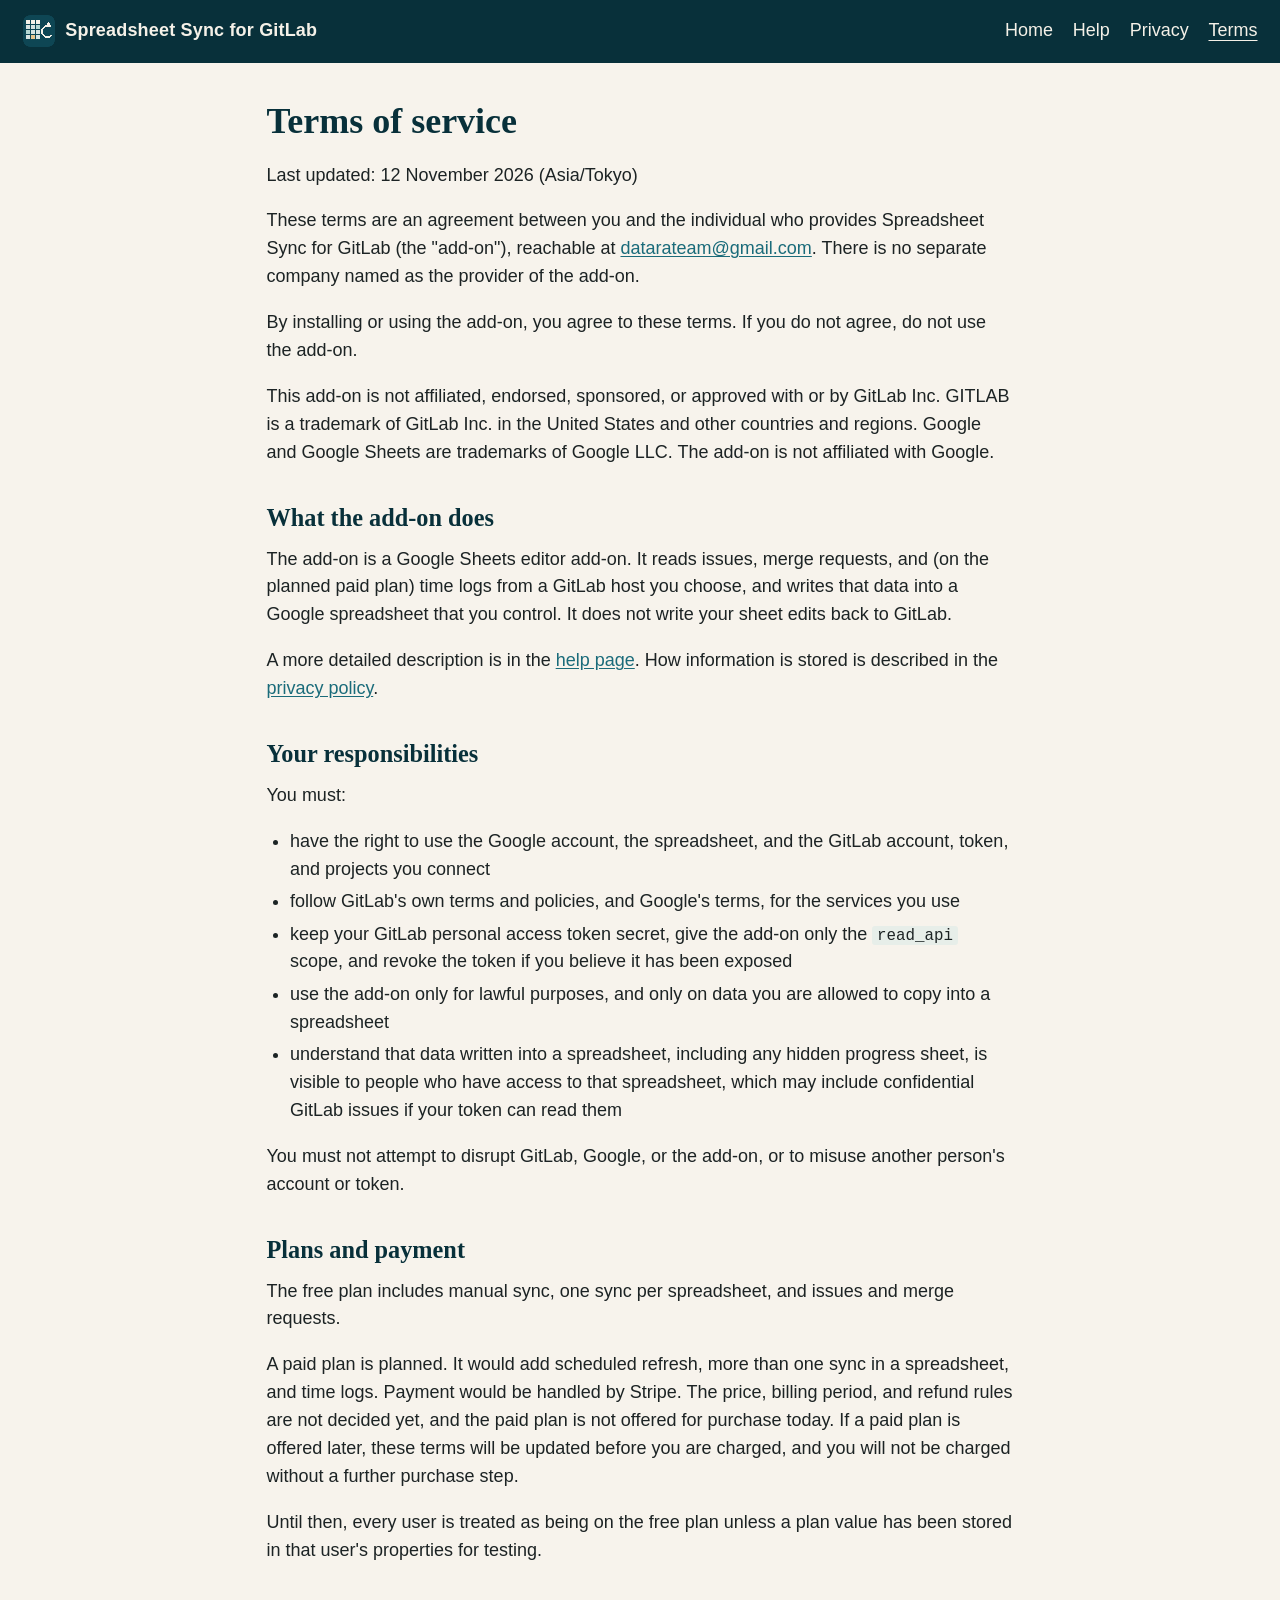
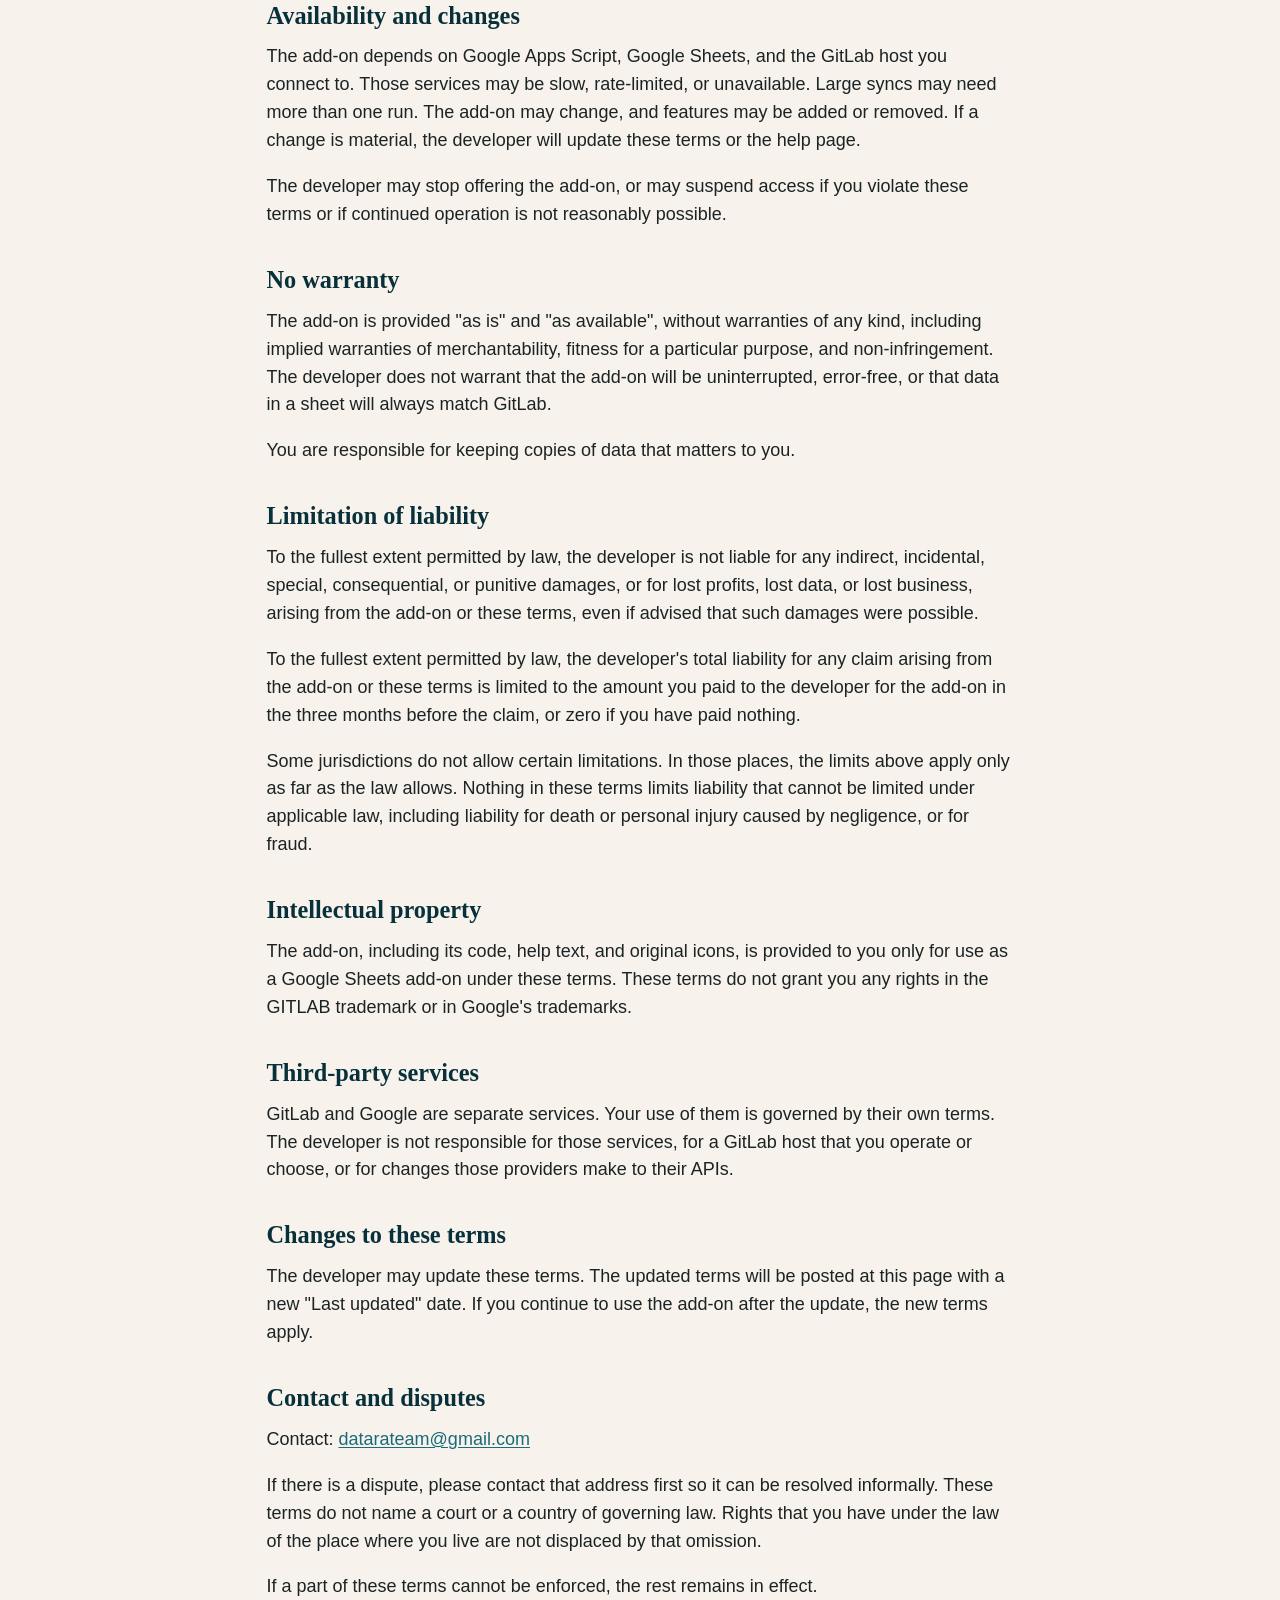
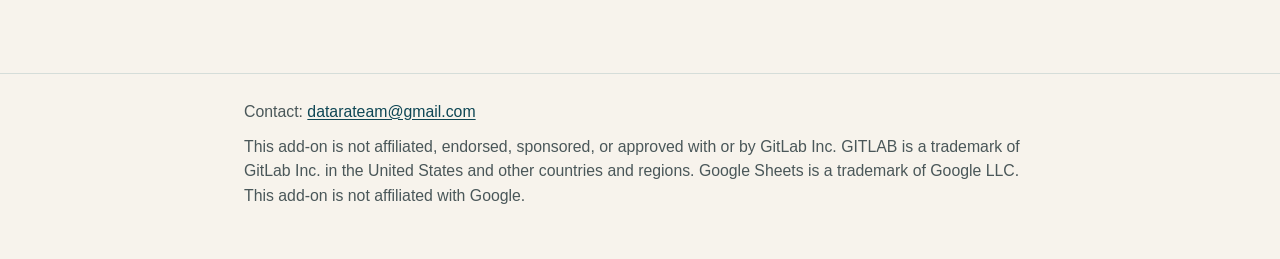
<file: terms.html>
<!DOCTYPE html>
<html lang="en">
<head>
  <meta charset="utf-8">
  <meta name="viewport" content="width=device-width, initial-scale=1">
  <title>Terms of service — Spreadsheet Sync for GitLab</title>
  <meta name="description" content="Terms of service for Spreadsheet Sync for GitLab.">
  <link rel="icon" href="assets/icon-32.png" type="image/png" sizes="32x32">
  <link rel="icon" href="assets/icon-128.png" type="image/png" sizes="128x128">
  <link rel="stylesheet" href="styles.css">
</head>
<body>
  <header>
    <a class="brand" href="index.html">
      <img src="assets/icon-32.png" width="32" height="32" alt="">
      Spreadsheet Sync for GitLab
    </a>
    <nav>
      <a href="index.html">Home</a>
      <a href="help.html">Help</a>
      <a href="privacy.html">Privacy</a>
      <a href="terms.html" aria-current="page">Terms</a>
    </nav>
  </header>
  <main>
<h1>Terms of service</h1>
<p>Last updated: 12 November 2026 (Asia/Tokyo)</p>
<p>These terms are an agreement between you and the individual who provides Spreadsheet Sync for GitLab (the "add-on"), reachable at <a href="mailto:datarateam@gmail.com">datarateam@gmail.com</a>. There is no separate company named as the provider of the add-on.</p>
<p>By installing or using the add-on, you agree to these terms. If you do not agree, do not use the add-on.</p>
<p>This add-on is not affiliated, endorsed, sponsored, or approved with or by GitLab Inc. GITLAB is a trademark of GitLab Inc. in the United States and other countries and regions. Google and Google Sheets are trademarks of Google LLC. The add-on is not affiliated with Google.</p>
<h2>What the add-on does</h2>
<p>The add-on is a Google Sheets editor add-on. It reads issues, merge requests, and (on the planned paid plan) time logs from a GitLab host you choose, and writes that data into a Google spreadsheet that you control. It does not write your sheet edits back to GitLab.</p>
<p>A more detailed description is in the <a href="help.html">help page</a>. How information is stored is described in the <a href="privacy.html">privacy policy</a>.</p>
<h2>Your responsibilities</h2>
<p>You must:</p>
<ul>
<li>have the right to use the Google account, the spreadsheet, and the GitLab account, token, and projects you connect</li>
<li>follow GitLab's own terms and policies, and Google's terms, for the services you use</li>
<li>keep your GitLab personal access token secret, give the add-on only the <code>read_api</code> scope, and revoke the token if you believe it has been exposed</li>
<li>use the add-on only for lawful purposes, and only on data you are allowed to copy into a spreadsheet</li>
<li>understand that data written into a spreadsheet, including any hidden progress sheet, is visible to people who have access to that spreadsheet, which may include confidential GitLab issues if your token can read them</li>
</ul>
<p>You must not attempt to disrupt GitLab, Google, or the add-on, or to misuse another person's account or token.</p>
<h2>Plans and payment</h2>
<p>The free plan includes manual sync, one sync per spreadsheet, and issues and merge requests.</p>
<p>A paid plan is planned. It would add scheduled refresh, more than one sync in a spreadsheet, and time logs. Payment would be handled by Stripe. The price, billing period, and refund rules are not decided yet, and the paid plan is not offered for purchase today. If a paid plan is offered later, these terms will be updated before you are charged, and you will not be charged without a further purchase step.</p>
<p>Until then, every user is treated as being on the free plan unless a plan value has been stored in that user's properties for testing.</p>
<h2>Availability and changes</h2>
<p>The add-on depends on Google Apps Script, Google Sheets, and the GitLab host you connect to. Those services may be slow, rate-limited, or unavailable. Large syncs may need more than one run. The add-on may change, and features may be added or removed. If a change is material, the developer will update these terms or the help page.</p>
<p>The developer may stop offering the add-on, or may suspend access if you violate these terms or if continued operation is not reasonably possible.</p>
<h2>No warranty</h2>
<p>The add-on is provided "as is" and "as available", without warranties of any kind, including implied warranties of merchantability, fitness for a particular purpose, and non-infringement. The developer does not warrant that the add-on will be uninterrupted, error-free, or that data in a sheet will always match GitLab.</p>
<p>You are responsible for keeping copies of data that matters to you.</p>
<h2>Limitation of liability</h2>
<p>To the fullest extent permitted by law, the developer is not liable for any indirect, incidental, special, consequential, or punitive damages, or for lost profits, lost data, or lost business, arising from the add-on or these terms, even if advised that such damages were possible.</p>
<p>To the fullest extent permitted by law, the developer's total liability for any claim arising from the add-on or these terms is limited to the amount you paid to the developer for the add-on in the three months before the claim, or zero if you have paid nothing.</p>
<p>Some jurisdictions do not allow certain limitations. In those places, the limits above apply only as far as the law allows. Nothing in these terms limits liability that cannot be limited under applicable law, including liability for death or personal injury caused by negligence, or for fraud.</p>
<h2>Intellectual property</h2>
<p>The add-on, including its code, help text, and original icons, is provided to you only for use as a Google Sheets add-on under these terms. These terms do not grant you any rights in the GITLAB trademark or in Google's trademarks.</p>
<h2>Third-party services</h2>
<p>GitLab and Google are separate services. Your use of them is governed by their own terms. The developer is not responsible for those services, for a GitLab host that you operate or choose, or for changes those providers make to their APIs.</p>
<h2>Changes to these terms</h2>
<p>The developer may update these terms. The updated terms will be posted at this page with a new "Last updated" date. If you continue to use the add-on after the update, the new terms apply.</p>
<h2>Contact and disputes</h2>
<p>Contact: <a href="mailto:datarateam@gmail.com">datarateam@gmail.com</a></p>
<p>If there is a dispute, please contact that address first so it can be resolved informally. These terms do not name a court or a country of governing law. Rights that you have under the law of the place where you live are not displaced by that omission.</p>
<p>If a part of these terms cannot be enforced, the rest remains in effect.</p>
  </main>
  <footer>
    <div class="inner">
      <p>Contact: <a href="mailto:datarateam@gmail.com">datarateam@gmail.com</a></p>
      <p>This add-on is not affiliated, endorsed, sponsored, or approved with or by GitLab Inc. GITLAB is a trademark of GitLab Inc. in the United States and other countries and regions. Google Sheets is a trademark of Google LLC. This add-on is not affiliated with Google.</p>
    </div>
  </footer>
</body>
</html>
</file>
<file: styles.css>
/* Spreadsheet Sync for GitLab — static site styles. No external font or script requests. */
:root {
  --teal: #0e4654;
  --teal-dark: #08303a;
  --cream: #f5f1e8;
  --paper: #f7f3ec;
  --ink: #1c2324;
  --muted: #4a5759;
  --line: #d5ddd9;
  --fill: #e7eee9;
  --accent: #1a6b7a;
  --sand: #e8c48c;
  --max: 44rem;
}

* { box-sizing: border-box; }

html { font-size: 18px; }

body {
  margin: 0;
  color: var(--ink);
  background: var(--paper);
  font-family: "Source Sans 3", "Source Sans Pro", "Segoe UI", "Helvetica Neue", Helvetica, Arial, sans-serif;
  line-height: 1.55;
}

a { color: var(--accent); text-underline-offset: 0.12em; }
a:hover { color: var(--teal-dark); }
a:focus-visible { outline: 2px solid var(--teal); outline-offset: 2px; }

header {
  background: var(--teal-dark);
  color: var(--cream);
  padding: 0.85rem 1.25rem;
  display: flex;
  flex-wrap: wrap;
  align-items: center;
  justify-content: space-between;
  gap: 0.75rem 1.5rem;
}

header a { color: var(--cream); text-decoration: none; }
header a:hover { color: #fff; }
header a:focus-visible { outline-color: var(--cream); }

.brand {
  display: flex;
  align-items: center;
  gap: 0.6rem;
  font-weight: 600;
  letter-spacing: 0.01em;
}

.brand img {
  width: 32px;
  height: 32px;
  border-radius: 7px;
  display: block;
}

nav { display: flex; flex-wrap: wrap; gap: 0.35rem 1.1rem; }
nav a[aria-current="page"] {
  text-decoration: underline;
  text-underline-offset: 0.2em;
}

main {
  max-width: var(--max);
  margin: 0 auto;
  padding: 2rem 1.25rem 3rem;
}

h1, h2, h3, h4 {
  font-family: "Iowan Old Style", "Palatino Linotype", Palatino, "Source Serif 4", Georgia, serif;
  font-weight: 600;
  line-height: 1.25;
  color: var(--teal-dark);
}

h1 { font-size: 2rem; margin: 0 0 1rem; }
h2 { font-size: 1.35rem; margin: 2rem 0 0.7rem; }
h3 { font-size: 1.12rem; margin: 1.5rem 0 0.5rem; }

p, ul, ol { margin: 0 0 1rem; }
ul, ol { padding-left: 1.3rem; }
li { margin: 0.25rem 0; }

.lede { font-size: 1.08rem; color: var(--muted); }

.disclaimer {
  background: var(--fill);
  border-left: 4px solid var(--teal);
  padding: 0.75rem 1rem;
  margin: 1.25rem 0;
  font-size: 0.92rem;
}

.hero {
  display: flex;
  gap: 1.25rem;
  align-items: flex-start;
  margin-bottom: 1.25rem;
}

.hero img {
  width: 96px;
  height: 96px;
  border-radius: 21px;
  flex: 0 0 96px;
}

.actions { display: flex; flex-wrap: wrap; gap: 0.6rem; margin: 1.25rem 0 1.75rem; }

.button {
  display: inline-block;
  background: var(--teal);
  color: var(--cream);
  text-decoration: none;
  padding: 0.45rem 0.9rem;
  border-radius: 4px;
  font-weight: 600;
}

.button:hover { background: var(--teal-dark); color: #fff; }

.button.secondary {
  background: transparent;
  color: var(--teal);
  border: 1px solid var(--teal);
}

.button.secondary:hover { background: var(--fill); color: var(--teal-dark); }

table {
  border-collapse: collapse;
  width: 100%;
  margin: 0 0 1.25rem;
  font-size: 0.95rem;
}

th, td {
  border: 1px solid var(--line);
  padding: 0.4rem 0.6rem;
  text-align: left;
  vertical-align: top;
}

th { background: var(--fill); font-weight: 600; }

code {
  font-family: "Source Code Pro", "Cascadia Code", "Consolas", "Menlo", monospace;
  font-size: 0.88em;
  background: var(--fill);
  padding: 0.05em 0.3em;
  border-radius: 3px;
}

pre {
  background: var(--teal-dark);
  color: var(--cream);
  padding: 0.9rem 1rem;
  overflow: auto;
  border-radius: 4px;
  font-size: 0.88rem;
}

pre code { background: none; padding: 0; color: inherit; }

hr {
  border: 0;
  border-top: 1px solid var(--line);
  margin: 2rem 0;
}

footer {
  border-top: 1px solid var(--line);
  padding: 1.4rem 1.25rem 2.2rem;
  color: var(--muted);
  font-size: 0.88rem;
}

footer .inner { max-width: var(--max); margin: 0 auto; }
footer p { margin: 0 0 0.6rem; }
footer a { color: var(--teal); }

.status {
  font-size: 0.92rem;
  color: var(--muted);
  margin-bottom: 1.25rem;
}

@media (max-width: 640px) {
  html { font-size: 17px; }
  .hero { flex-direction: column; }
  .hero img { width: 72px; height: 72px; border-radius: 16px; flex-basis: 72px; }
  h1 { font-size: 1.7rem; }
}
</file>
